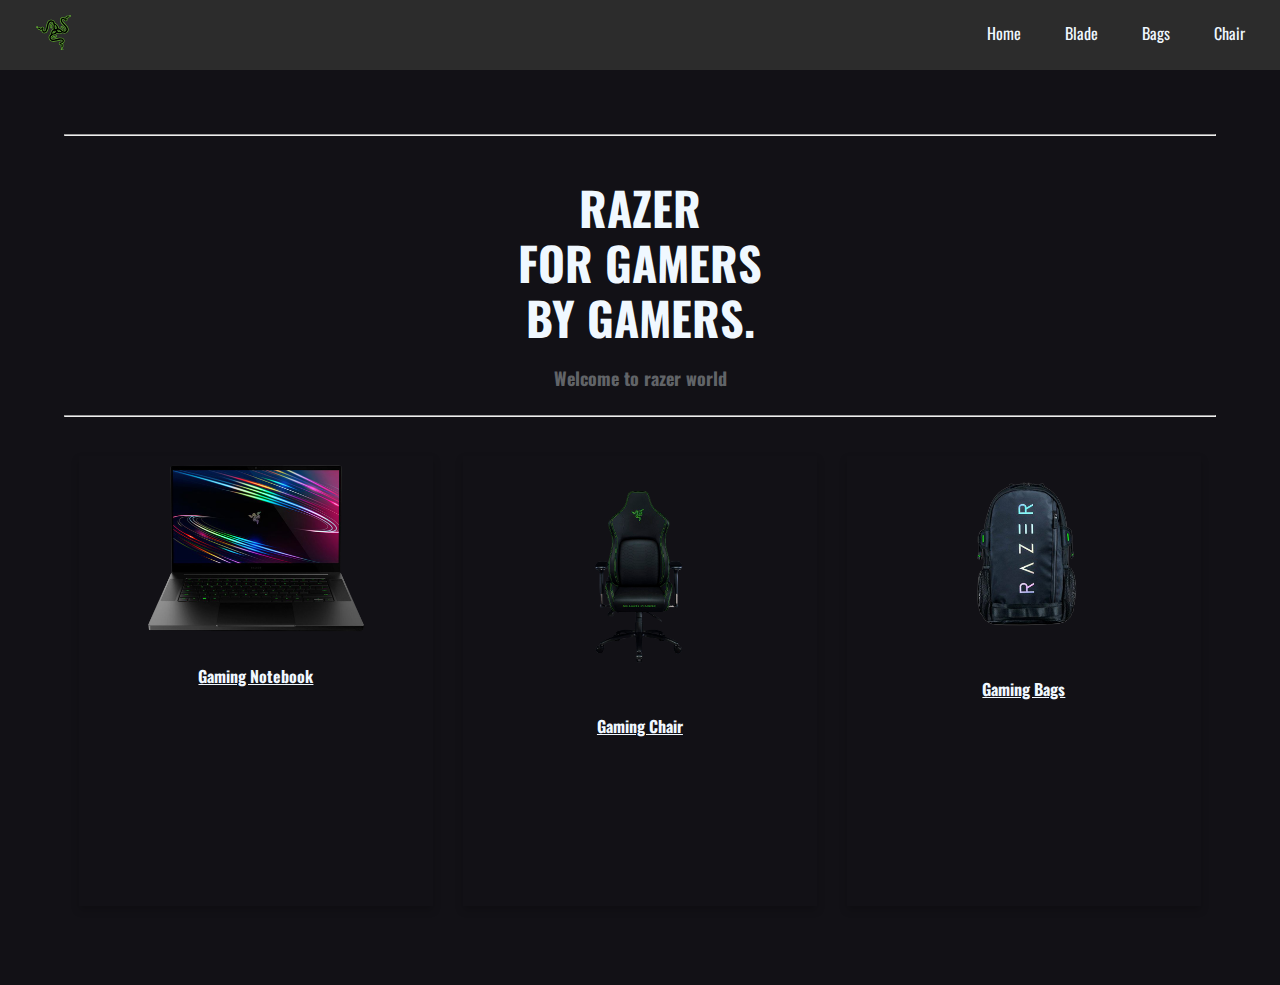
<file: docs/index.html>
<!DOCTYPE html>
<html lang="es">

<head>
    <meta charset="UTF-8">
    <meta http-equiv="X-UA-Compatible" content="IE=edge">
    <meta name="viewport" content="width=device-width, initial-scale=1.0">
    <title>Razer</title>
    <link rel="stylesheet" href="css/style.css">

</head>

<body>

    <div class="row bg-dark">
        <div class="col-s-12 col-1">
            <img src="./assets/img/razer.svg" alt="" width="100%" height="35vh">
        </div>
        <nav class="col-s-12 col-11 ">
            <ul>
                <li><a href="index.html">Home</a></li>
                <li><a href="blade.html">Blade</a> </li>
                <li><a href="bags.html">Bags</a></li>
                <li><a href="iskur.html">Chair</a> </li>
            </ul>
        </nav>
    </div>

    <div class="row container center">
        <hr>
        <br>
        <h1 class="s-46">
            <strong>
                RAZER <br>
                FOR GAMERS <br>
                BY GAMERS. <br>
            </strong>
        </h1>
        <h2 class="s-18">Welcome to razer world</h2>
        <br>
        <hr>
        <br>
        <div class="col-4 col-s-12">
            <a href="blade.html">
                <div class="card home-card">
                    <img src="./assets/img/balde.png" alt="Avatar" style="width:100%">
                    <div class="container">
                        <h4><b>Gaming Notebook</b></h4>
                    </div>
                </div>
            </a>
        </div>
        <div class="col-4 col-s-12">
            <a href="iskur.html">
                <div class="card home-card">
                    <img src="./assets/img/iskur.png" alt="Avatar" style="width:100%">
                    <div class="container">
                        <h4><b>Gaming Chair</b></h4>
                    </div>
                </div>
            </a>
        </div>
        <div class="col-4 col-s-12">
            <a href="bags.html">
                <div class="card home-card">
                    <img src="./assets/img/bag.png" alt="Avatar" style="width:100%">
                    <div class="container">
                        <h4><b>Gaming Bags</b></h4>
                    </div>
                </div>
            </a>
        </div>
    </div>

</body>

</html>
</file>
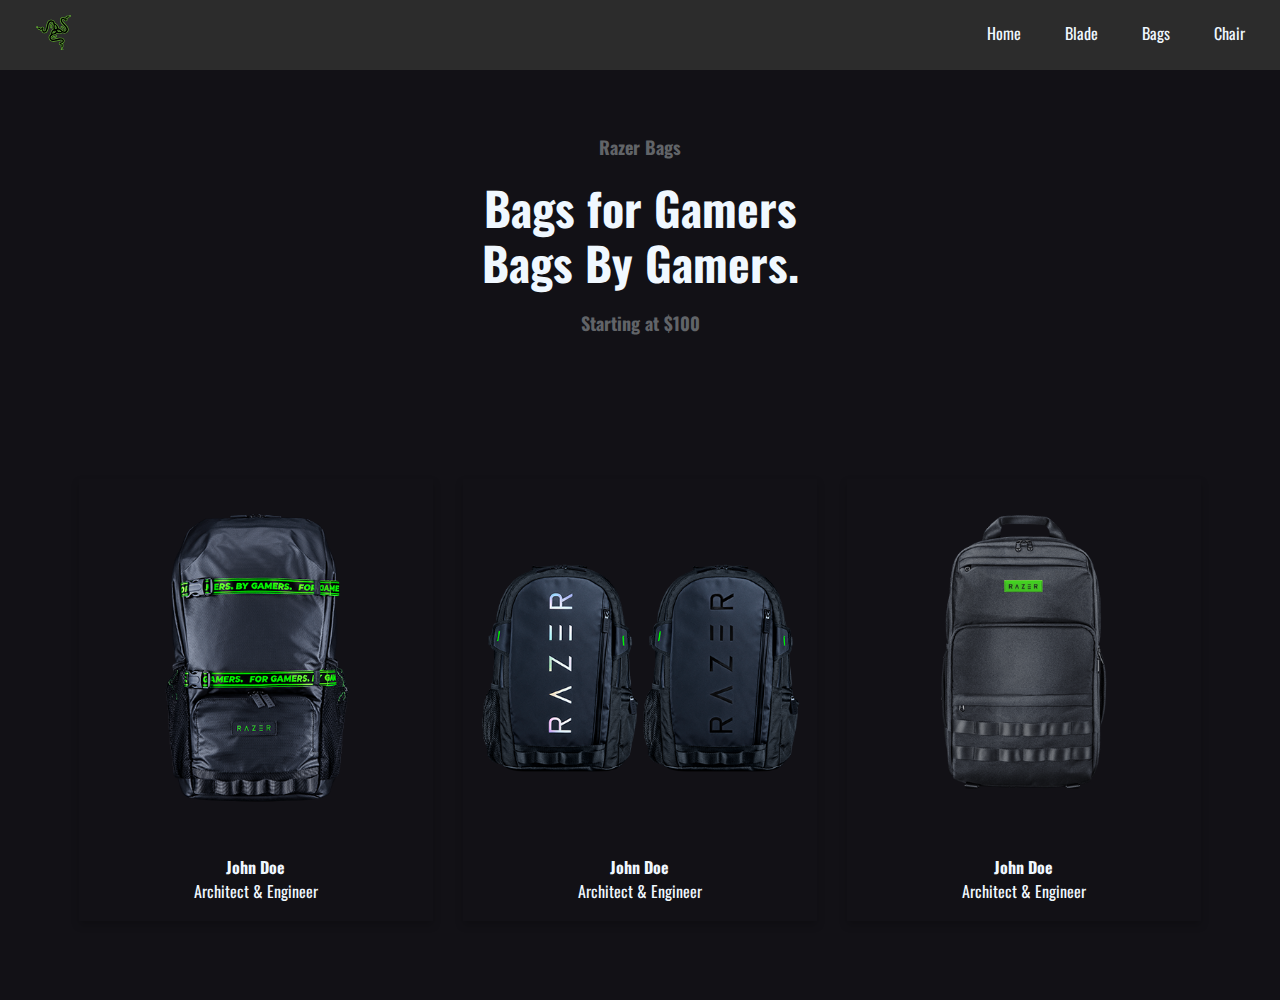
<file: docs/bags.html>
<!DOCTYPE html>
<html lang="es">

<head>
    <meta charset="UTF-8">
    <meta http-equiv="X-UA-Compatible" content="IE=edge">
    <meta name="viewport" content="width=device-width, initial-scale=1.0">
    <title>Razer</title>
    <link rel="stylesheet" href="css/style.css">

</head>

<body>

    <div class="row bg-dark">
        <div class="col-s-12 col-1">
            <img src="./assets/img/razer.svg" alt="" width="100%" height="35vh">
        </div>
        <nav class="col-s-12 col-11 ">
            <ul>
                <li><a href="index.html">Home</a></li>
                <li><a href="blade.html">Blade</a> </li>
                <li><a href="bags.html">Bags</a></li>
                <li><a href="iskur.html">Chair</a> </li>
            </ul>
        </nav>
    </div>
    <div class="row container center">
        <h1 class="s-18">Razer Bags</h1>
        <p class="s-46">
            <strong>
                Bags for Gamers <br>
                Bags By Gamers. <br>
            </strong>
        </p>
        <h3 class="s-18">Starting at $100</h3>
    </div>
    <div class="row container center">
        <div class="col-4 col-s-12">
            <div class="card">
                <img src="./assets/img/bag1.png" alt="Avatar" style="width:100%">
                <div class="container">
                    <h4><b>John Doe</b></h4>
                    <p>Architect & Engineer</p>
                </div>
            </div>
        </div>
        <div class="col-4 col-s-12">
            <div class="card">
                <img src="./assets/img/bag2.png" alt="Avatar" style="width:100%">
                <div class="container">
                    <h4><b>John Doe</b></h4>
                    <p>Architect & Engineer</p>
                </div>
            </div>
        </div>
        <div class="col-4 col-s-12">
            <div class="card">
                <img src="./assets/img/bag3.png" alt="Avatar" style="width:100%">
                <div class="container">
                    <h4><b>John Doe</b></h4>
                    <p>Architect & Engineer</p>
                </div>
            </div>
        </div>
    </div>


</body>

</html>
</file>
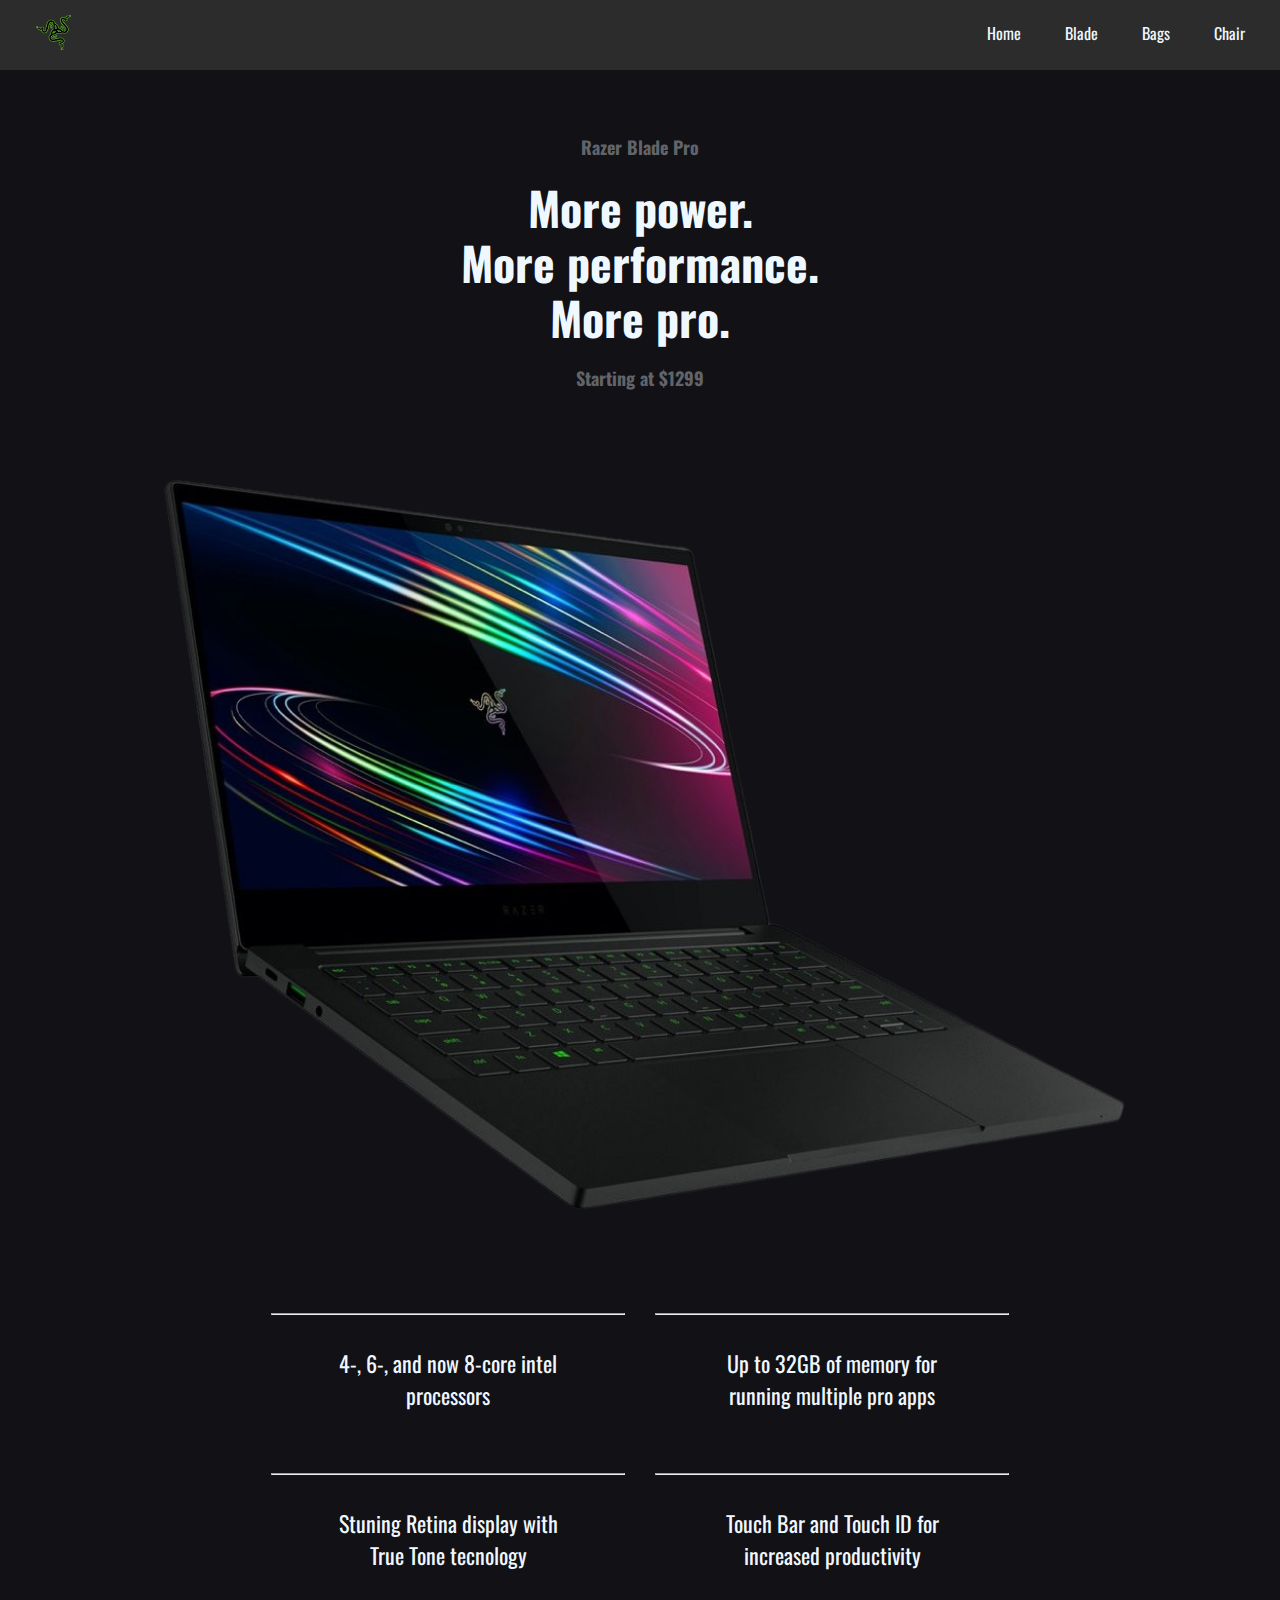
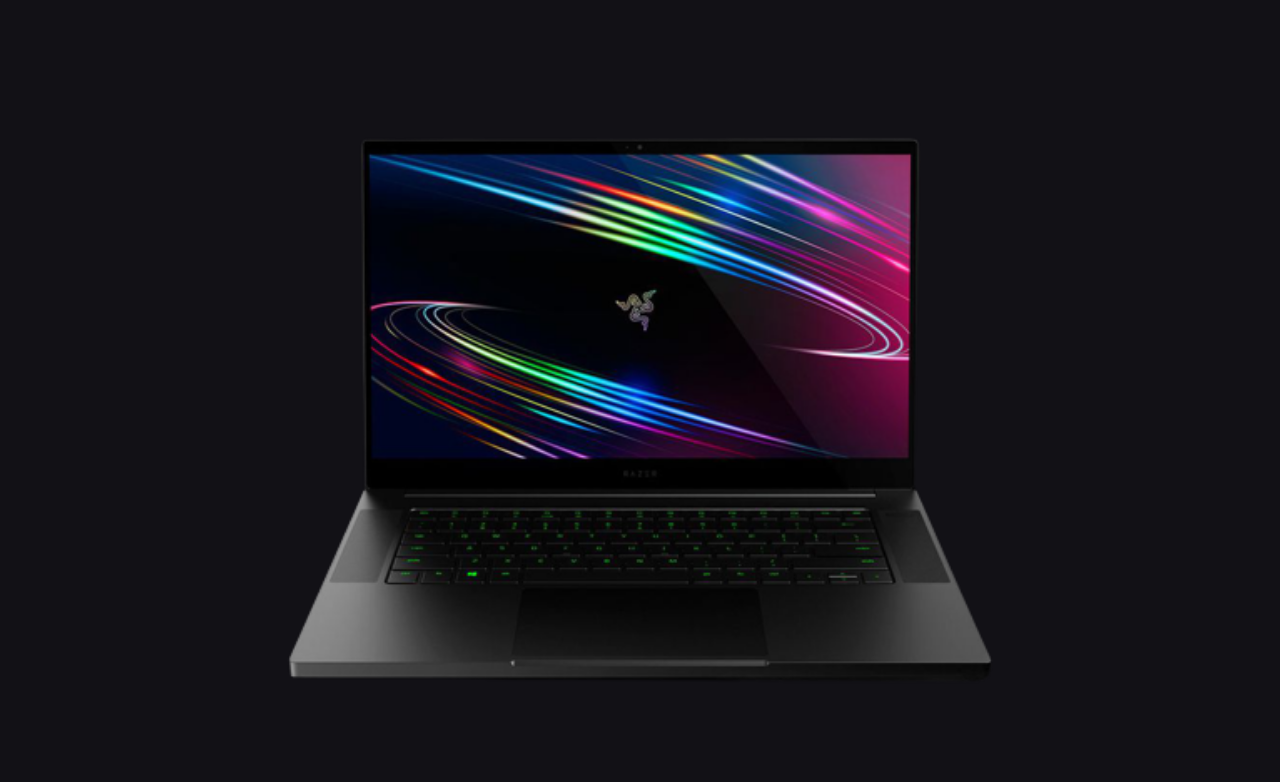
<file: docs/blade.html>
<!DOCTYPE html>
<html lang="es">

<head>
    <meta charset="UTF-8">
    <meta http-equiv="X-UA-Compatible" content="IE=edge">
    <meta name="viewport" content="width=device-width, initial-scale=1.0">
    <title>Razer</title>
    <link rel="stylesheet" href="css/style.css">

</head>

<body>

    <div class="row bg-dark">
        <div class="col-s-12 col-1">
            <img src="./assets/img/razer.svg" alt="" width="100%" height="35vh">
        </div>
        <nav class="col-s-12 col-11 ">
            <ul>
                <li><a href="index.html">Home</a></li>
                <li><a href="blade.html">Blade</a> </li>
                <li><a href="bags.html">Bags</a></li>
                <li><a href="iskur.html">Chair</a> </li>
            </ul>
        </nav>
    </div>
    <div class="row container center">
        <h1 class="s-18">Razer Blade Pro</h1>
        <p class="s-46">
            <strong>
                More power. <br>
                More performance. <br>
                More pro. <br>
            </strong>
        </p>
        <h3 class="s-18">Starting at $1299</h3>
        <div class="center p-5">
            <img src="./assets/img/blade.png" alt="portatil" width="100%">
        </div>

        <div class="container-text">
            <div class="row">
                <div class="col-6">
                    <hr>
                    <br>
                    <p>4-, 6-, and now 8-core intel processors</p>
                    <br>
                </div>
                <div class="col-6">
                    <hr>
                    <br>
                    <p>Up to 32GB of memory for running multiple pro apps</p>
                    <br>
                </div>
            </div>
            <div class="row">
                <div class="col-6">
                    <hr>
                    <br>
                    <p>Stuning Retina display with True Tone tecnology</p>
                    <br>
                </div>
                <div class="col-6">
                    <hr>
                    <br>
                    <p>Touch Bar and Touch ID for increased productivity</p>
                    <br>
                </div>
            </div>
        </div>

        <div class="center">
            <img src="./assets/img/balde.png" alt="portatil" width="100%">
        </div>

    </div>

</body>

</html>
</file>
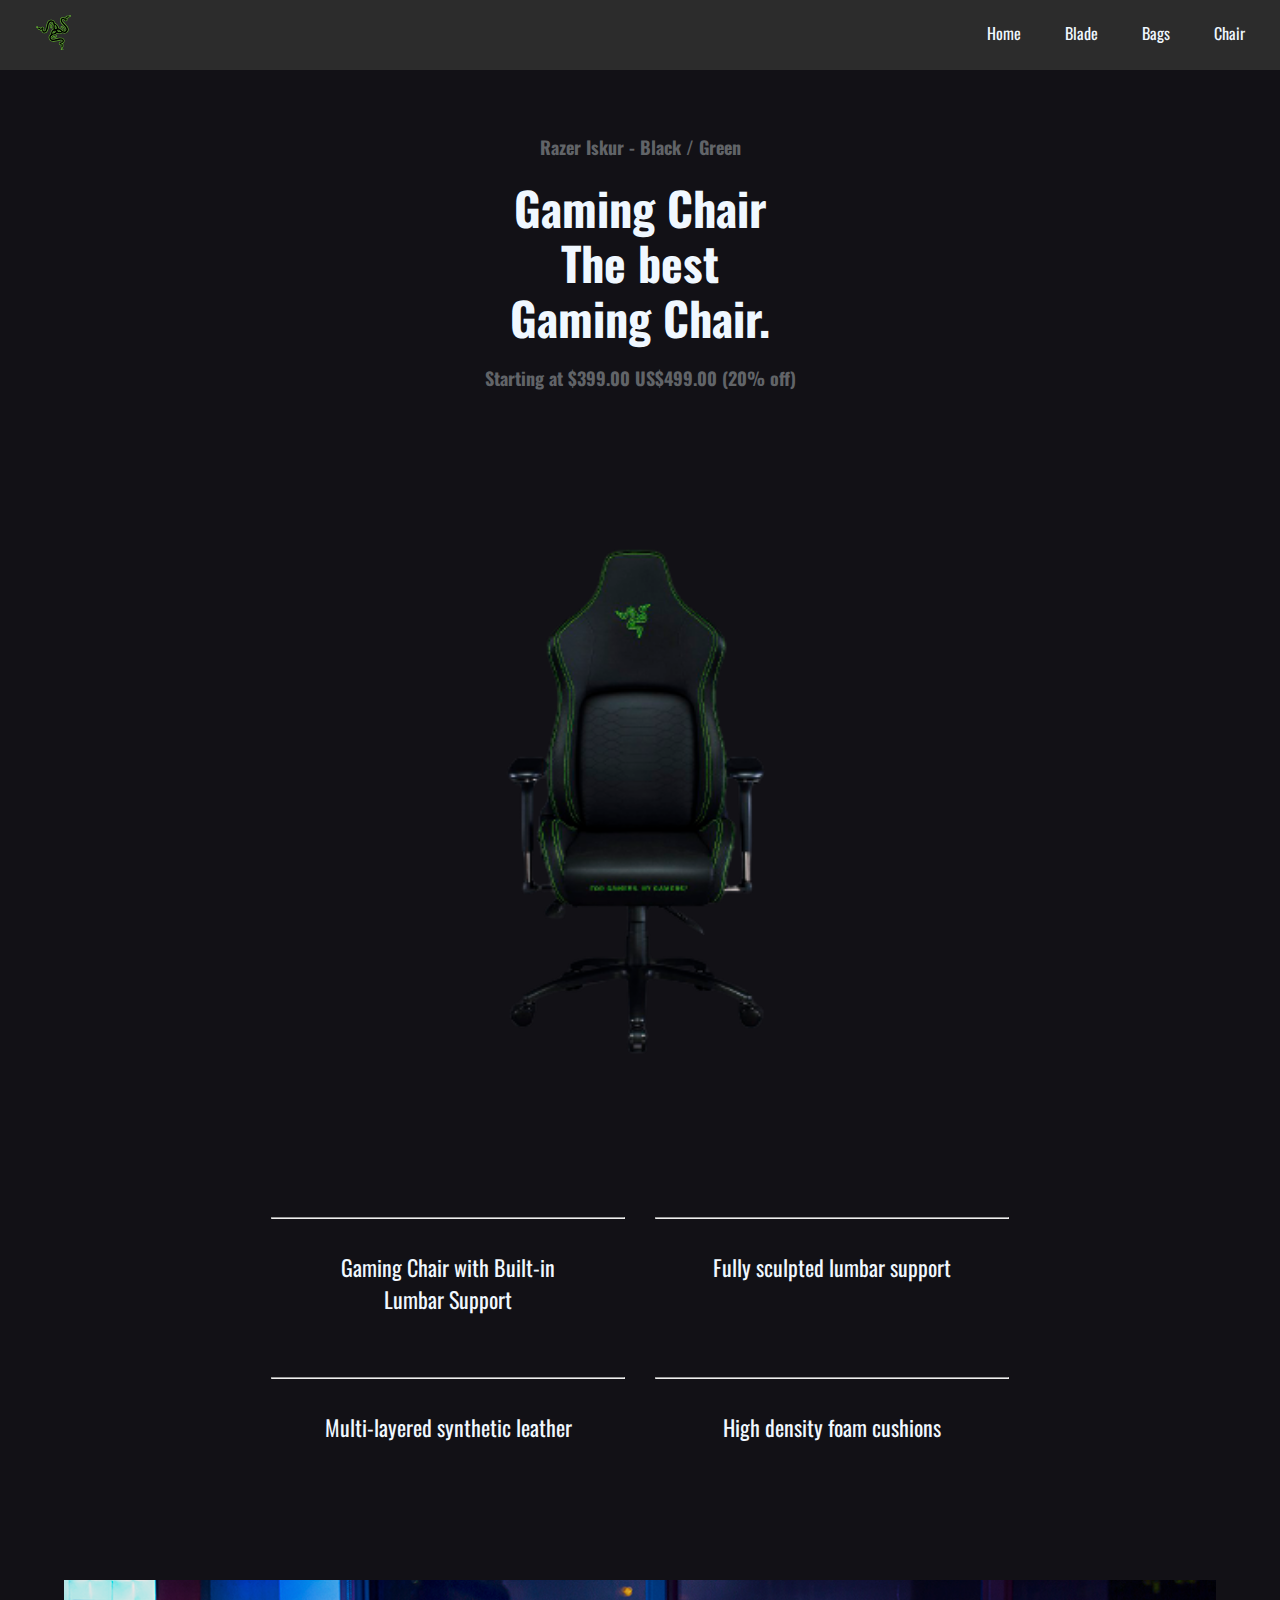
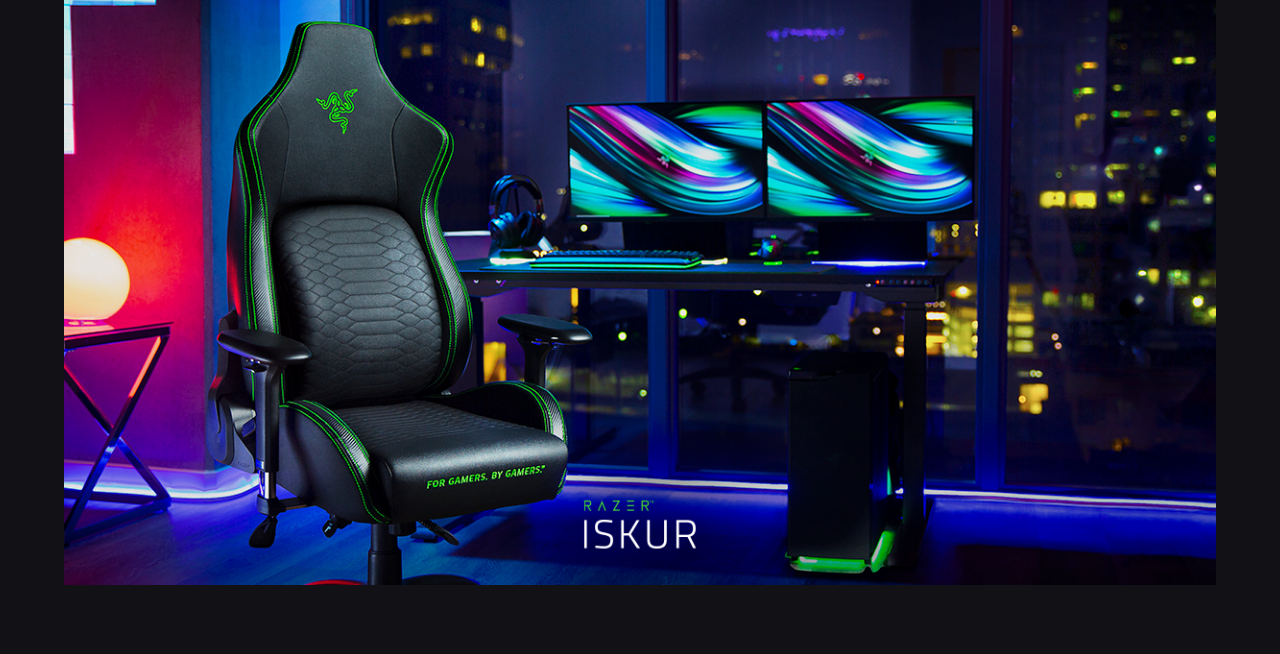
<file: docs/iskur.html>
<!DOCTYPE html>
<html lang="es">

<head>
    <meta charset="UTF-8">
    <meta http-equiv="X-UA-Compatible" content="IE=edge">
    <meta name="viewport" content="width=device-width, initial-scale=1.0">
    <title>Razer</title>
    <link rel="stylesheet" href="css/style.css">

</head>

<body>

    <div class="row bg-dark">
        <div class="col-s-12 col-1">
            <img src="./assets/img/razer.svg" alt="" width="100%" height="35vh">
        </div>
        <nav class="col-s-12 col-11 ">
            <ul>
                <li><a href="index.html">Home</a></li>
                <li><a href="blade.html">Blade</a> </li>
                <li><a href="bags.html">Bags</a></li>
                <li><a href="iskur.html">Chair</a> </li>
            </ul>
        </nav>
    </div>
    <div class="row container center">
        <h1 class="s-18">Razer Iskur - Black / Green</h1>
        <p class="s-46">
            <strong>
                Gaming Chair <br>
                The best <br>
                Gaming Chair.
            </strong>
        </p>
        <h3 class="s-18">Starting at $399.00
            US$499.00 (20% off)</h3>
        <div class="center p-5">
            <img src="./assets/img/iskur.png" alt="portatil" width="100%">
        </div>

        <div class="container-text">
            <div class="row">
                <div class="col-6">
                    <hr>
                    <br>
                    <p>Gaming Chair with Built-in Lumbar Support</p>
                    <br>
                </div>
                <div class="col-6">
                    <hr>
                    <br>
                    <p>Fully sculpted lumbar support</p>
                    <br>
                </div>
            </div>
            <div class="row">
                <div class="col-6">
                    <hr>
                    <br>
                    <p>Multi-layered synthetic leather</p>
                    <br>
                </div>
                <div class="col-6">
                    <hr>
                    <br>
                    <p>High density foam cushions</p>
                    <br>
                </div>
            </div>
        </div>

        <div class="center">
            <img src="./assets/img/iskur-ogimg-1200x630.png" alt="portatil" width="100%">
        </div>

    </div>

</body>

</html>
</file>
<file: docs/css/style.css>
@import url('https://fonts.googleapis.com/css2?family=Oswald:wght@300&display=swap');

* {
    box-sizing: border-box;
    margin: 0;
    font-family: 'Oswald', sans-serif;

    color: aliceblue;
}

.bg-dark a {
    text-decoration: none;
    display: inline;
    margin-inline: 20px;
}


li {
    display: inline;
}



.row::after {
    content: "";
    clear: both;
    display: table;

}

[class*="col-"] {
    float: left;
    padding: 15px;
}

[class*="col-"] {
    width: 100%;
}





.bg-dark {
    background-color: #2c2c2c;
    color: whitesmoke;
}

.center {
    text-align: center;
}

.container {
    background-color: #121116;
    padding: 5%;
}

.container-text {
    margin-inline: 15vw;
    margin-bottom: 10vh;
    font-size: 22px;
}

.container-text p {
    padding-inline: 15%;
}


.p-5 {
    padding: 5%;
}

.s-46 {
    font-size: 46px;
    line-height: 120%;
    margin: 1.7%;
}

.s-18 {
    font-size: 18px;
    color: #616468;
}

nav {
    margin-top: 0.5%;
    display: flex;
    justify-content: end;
    padding-left: 5%;
}


.card {
    box-shadow: 0 4px 8px 0 rgba(0, 0, 0, 0.2);
    transition: 0.3s;
}

.home-card{

    min-height: 50vh;
}

.card:hover {
    cursor: pointer;
    box-shadow: 0 8px 16px 0 rgba(63, 63, 63, 0.2);
}


@media only screen and (min-width: 0px) {
    nav {
        margin-top: 0%;
        display: flex;
        justify-content: center;
    }

}

@media only screen and (min-width: 600px) {

    /* For tablets: */
    .col-s-1 {
        width: 8.33%;
    }

    .col-s-2 {
        width: 16.66%;
    }

    .col-s-3 {
        width: 25%;
    }

    .col-s-4 {
        width: 33.33%;
    }

    .col-s-5 {
        width: 41.66%;
    }

    .col-s-6 {
        width: 50%;
    }

    .col-s-7 {
        width: 58.33%;
    }

    .col-s-8 {
        width: 66.66%;
    }

    .col-s-9 {
        width: 75%;
    }

    .col-s-10 {
        width: 83.33%;
    }

    .col-s-11 {
        width: 91.66%;
    }

    .col-s-12 {
        width: 100%;
    }

    nav {
        margin-top: 0%;
        display: flex;
        justify-content: center;
    }

}

@media only screen and (min-width: 768px) {

    /* For desktop: */
    .col-1 {
        width: 8.33%;
    }

    .col-2 {
        width: 16.66%;
    }

    .col-3 {
        width: 25%;
    }

    .col-4 {
        width: 33.33%;
    }

    .col-5 {
        width: 41.66%;
    }

    .col-6 {
        width: 50%;
    }

    .col-7 {
        width: 58.33%;
    }

    .col-8 {
        width: 66.66%;
    }

    .col-9 {
        width: 75%;
    }

    .col-10 {
        width: 83.33%;
    }

    .col-11 {
        width: 91.66%;
    }

    .col-12 {
        width: 100%;
    }

    nav {
        margin-top: 0.5%;
        display: flex;
        justify-content: end;
    }

    .s-46 {
        font-size: 46px;
        line-height: 120%;
        margin: 1.7%;
    }
}
</file>
